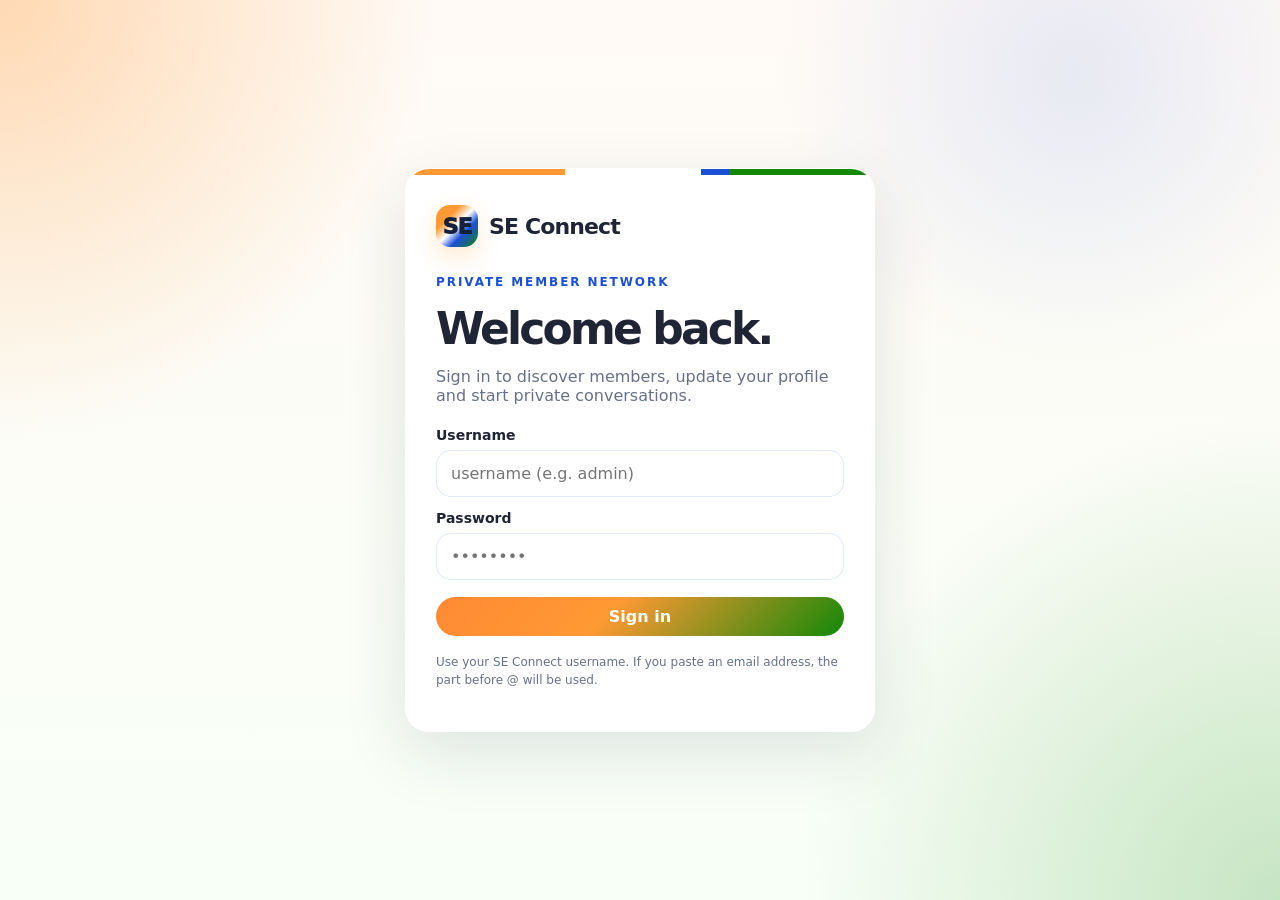
<file: index.html>
<!doctype html>
<html lang="en">
<head>
<meta charset="utf-8">
<meta name="viewport" content="width=device-width,initial-scale=1">
<meta name="color-scheme" content="light">
<title>SE Connect</title>
<style>
:root{
 --saffron:#ff8a34;--saffron2:#ff9933;--green:#138808;--blue:#1b4fd6;
 --ink:#202535;--muted:#677086;--line:rgba(31,45,85,.12);--danger:#b33f3b;
 --bg:#fff9f4;--card:rgba(255,255,255,.92);--shadow:0 22px 65px rgba(31,44,75,.12);
}
*{box-sizing:border-box}
html,body{margin:0;min-height:100%;font-family:Inter,ui-sans-serif,system-ui,-apple-system,BlinkMacSystemFont,"Segoe UI",Arial,sans-serif;color:var(--ink)}
body{
 background:
 radial-gradient(circle at 0 0,rgba(255,153,51,.34),transparent 28%),
 radial-gradient(circle at 100% 100%,rgba(19,136,8,.22),transparent 31%),
 radial-gradient(circle at 84% 8%,rgba(27,79,214,.10),transparent 22%),
 linear-gradient(180deg,#fffaf6,#f8fff7);
}
button,input,textarea,select{font:inherit}
button{cursor:pointer}
.hide{display:none!important}
.muted{color:var(--muted)}
.shell{max-width:1240px;margin:auto;padding:22px}
.card{background:var(--card);border:1px solid rgba(255,255,255,.8);border-radius:24px;box-shadow:var(--shadow);backdrop-filter:blur(16px)}
.brand{display:flex;align-items:center;gap:11px;font-weight:900;font-size:22px;letter-spacing:-.04em}
.logo{width:42px;height:42px;border-radius:14px;display:grid;place-items:center;font-weight:950;color:#15203c;background:linear-gradient(135deg,#ff9933 0 29%,#fff 49%,#1b4fd6 67%,#138808 100%);box-shadow:0 10px 24px rgba(255,153,51,.22)}
.flagline{height:6px;background:linear-gradient(90deg,#ff9933 0 34%,#fff 34% 63%,#1b4fd6 63% 69%,#138808 69% 100%)}
.btn{border:1px solid var(--line);background:#fff;color:var(--ink);padding:10px 15px;border-radius:999px;font-weight:800}
.btn:hover{transform:translateY(-1px)}
.btn.primary{background:linear-gradient(135deg,#ff8a34,#ff9933 42%,#138808);border:0;color:#fff}
.btn.danger{background:#fff1ef;color:#b33f3b;border-color:#efcfcc}
.btn.small{padding:7px 10px;font-size:12px}
.input,textarea,select{width:100%;padding:13px 14px;border:1px solid rgba(27,79,214,.13);background:#fff;border-radius:15px;color:var(--ink);outline:none}
.input:focus,textarea:focus,select:focus{border-color:rgba(27,79,214,.45);box-shadow:0 0 0 4px rgba(27,79,214,.07)}
label{display:block;font-weight:700;font-size:14px;margin-bottom:7px}
.login-wrap{min-height:100vh;display:grid;place-items:center;padding:24px}
.login-card{width:min(470px,100%);overflow:hidden}
.login-inner{padding:30px}
.eyebrow{font-size:12px;font-weight:900;text-transform:uppercase;letter-spacing:.16em;color:var(--blue)}
.login-card h1{font-size:44px;line-height:1;letter-spacing:-.065em;margin:18px 0 14px}
.error{margin-top:12px;color:var(--danger);font-weight:700;font-size:13px;line-height:1.4}
.ok{color:#0d7a43}
.topbar{display:flex;align-items:center;justify-content:space-between;gap:14px;margin-bottom:22px}
.nav{display:flex;gap:8px;flex-wrap:wrap}
.nav button{border:1px solid var(--line);background:rgba(255,255,255,.78);padding:9px 13px;border-radius:999px;font-weight:800;color:var(--ink)}
.nav button.active{background:linear-gradient(135deg,rgba(255,153,51,.16),#fff 47%,rgba(19,136,8,.12));border-color:rgba(27,79,214,.18)}
.hero{padding:34px 0 24px;display:grid;grid-template-columns:1.3fr .8fr;gap:22px;align-items:end}
.hero h1{font-size:clamp(42px,6vw,76px);line-height:.94;letter-spacing:-.065em;margin:7px 0}
.hero p{font-size:17px;line-height:1.55;color:var(--muted)}
.stats{display:grid;grid-template-columns:repeat(3,1fr);gap:10px}
.stat{padding:18px;background:rgba(255,255,255,.82);border:1px solid rgba(255,255,255,.8);border-radius:20px;box-shadow:0 12px 36px rgba(31,44,75,.08)}
.stat strong{font-size:27px;display:block}
.stat span{font-size:12px;color:var(--muted)}
.toolbar{display:flex;gap:10px;flex-wrap:wrap;margin:16px 0}
.toolbar .search{flex:1;min-width:240px}
.grid{display:grid;grid-template-columns:repeat(3,minmax(0,1fr));gap:15px}
.member{padding:19px;display:flex;flex-direction:column;min-height:330px;position:relative;overflow:hidden}
.member:before{content:"";position:absolute;left:0;right:0;top:0;height:5px;background:linear-gradient(90deg,#ff9933,#fff 46%,#1b4fd6 63%,#138808)}
.member-head{display:flex;align-items:center;gap:13px}
.avatar{width:58px;height:58px;flex:0 0 58px;border-radius:19px;display:grid;place-items:center;font-weight:950;color:var(--blue);background:linear-gradient(135deg,rgba(255,153,51,.22),#fff 50%,rgba(19,136,8,.18));border:1px solid var(--line);overflow:hidden}
.avatar img{width:100%;height:100%;object-fit:cover}
.member h3{font-size:18px;margin:0 0 3px}
.member .headline{margin:15px 0 12px;line-height:1.43}
.tags{display:flex;gap:6px;flex-wrap:wrap;margin-top:auto}
.tag{font-size:11px;padding:6px 8px;border-radius:999px;background:linear-gradient(135deg,rgba(255,153,51,.13),#fff 52%,rgba(19,136,8,.11));border:1px solid var(--line);font-weight:750}
.actions{display:flex;gap:7px;margin-top:15px}
.panel{padding:22px}
.profile-grid{display:grid;grid-template-columns:300px 1fr;gap:18px}
.profile-side h2{font-size:29px;letter-spacing:-.04em;margin:14px 0 4px}
.section{padding:18px 0;border-top:1px solid var(--line)}
.section:first-child{border-top:0}
.section h3{margin:0 0 10px}
.link{color:var(--blue);text-decoration:none;font-weight:750}
.form-grid{display:grid;grid-template-columns:1fr 1fr;gap:11px}
.form-grid .full{grid-column:1/-1}
.modal{position:fixed;inset:0;background:rgba(20,27,48,.42);display:none;place-items:center;padding:18px;z-index:50;backdrop-filter:blur(6px)}
.modal.open{display:grid}
.modal-card{width:min(720px,100%);max-height:90vh;overflow:auto;padding:24px}
.messages{display:grid;grid-template-columns:300px 1fr;min-height:650px}
.threads{border-right:1px solid var(--line);padding:12px}
.thread{padding:12px;border-radius:14px;margin-bottom:6px;cursor:pointer}
.thread:hover,.thread.active{background:rgba(255,255,255,.82)}
.chat{display:flex;flex-direction:column}
.chat-head{padding:16px;border-bottom:1px solid var(--line);font-weight:900}
.chat-body{padding:16px;display:flex;flex-direction:column;gap:9px;overflow:auto;max-height:500px;flex:1}
.bubble{max-width:75%;padding:10px 13px;border-radius:16px;background:#fff;border:1px solid var(--line);line-height:1.42}
.bubble.me{align-self:flex-end;background:linear-gradient(135deg,#ff9933,#138808);color:#fff;border:0}
.chat-compose{display:flex;gap:8px;padding:14px;border-top:1px solid var(--line)}
.chat-compose .input{flex:1}
.admin-stats{display:grid;grid-template-columns:repeat(4,1fr);gap:10px}
.table-wrap{overflow:auto}
table{width:100%;border-collapse:collapse}
th,td{text-align:left;padding:12px 9px;border-bottom:1px solid var(--line);font-size:13px;vertical-align:top}
.status{display:inline-block;padding:5px 8px;border-radius:999px;font-size:11px;font-weight:900}
.status.active{background:#e6f7ed;color:#167649}
.status.blocked{background:#fff0ee;color:#bd4b46}
.empty{padding:35px;text-align:center;color:var(--muted)}
.loading{position:fixed;inset:0;display:none;place-items:center;background:rgba(255,255,255,.76);z-index:80;backdrop-filter:blur(4px);font-weight:900}
.loading.show{display:grid}
.footer{padding:34px 0;color:var(--muted);font-size:12px}
@media(max-width:900px){.hero,.profile-grid,.messages{grid-template-columns:1fr}.grid{grid-template-columns:1fr 1fr}.admin-stats{grid-template-columns:1fr 1fr}.threads{border-right:0;border-bottom:1px solid var(--line)}}
@media(max-width:620px){.shell{padding:15px}.grid,.stats,.admin-stats,.form-grid{grid-template-columns:1fr}.login-inner{padding:24px}.login-card h1{font-size:39px}.topbar{align-items:flex-start;flex-direction:column}.bubble{max-width:88%}}
</style>
</head>
<body>
<div id="loading" class="loading">Working…</div>

<div id="loginView" class="login-wrap">
  <div class="card login-card">
    <div class="flagline"></div>
    <div class="login-inner">
      <div class="brand"><span class="logo">SE</span><span>SE Connect</span></div>
      <div class="eyebrow" style="margin-top:28px">Private member network</div>
      <h1>Welcome back.</h1>
      <p class="muted">Sign in to discover members, update your profile and start private conversations.</p>
      <form id="loginForm" style="margin-top:22px">
        <label>Username</label>
        <input id="loginUsername" class="input" placeholder="username (e.g. admin)" autocomplete="username" required>
        <div style="height:13px"></div>
        <label>Password</label>
        <input id="loginPassword" type="password" class="input" placeholder="••••••••" autocomplete="current-password" required>
        <div style="height:17px"></div>
        <button id="loginBtn" class="btn primary" style="width:100%">Sign in</button>
        <div id="loginError" class="error"></div>
      </form>
      <p class="muted" style="font-size:12px;line-height:1.45;margin-top:18px">Use your SE Connect username. If you paste an email address, the part before @ will be used.</p>
    </div>
  </div>
</div>

<div id="appView" class="hide">
  <div class="shell">
    <div class="topbar">
      <div class="brand"><span class="logo">SE</span><span>SE Connect</span></div>
      <div class="nav">
        <button data-view="members" class="active">Members</button>
        <button data-view="messages">Messages</button>
        <button data-view="profile">My profile</button>
        <button id="adminNav" data-view="admin" class="hide">Admin</button>
        <button id="logoutBtn">Sign out</button>
      </div>
    </div>

    <main id="membersView">
      <div class="hero">
        <div>
          <div class="eyebrow">Private people network</div>
          <h1>Find the right person faster.</h1>
          <p>Discover what members are building, what they can help with, and what they are looking for.</p>
        </div>
        <div id="memberStats" class="stats"></div>
      </div>
      <div class="toolbar">
        <input id="memberSearch" class="input search" placeholder="Search name, skills, company, help, interests…">
        <select id="skillFilter"><option value="">All topics</option></select>
      </div>
      <div id="memberGrid" class="grid"></div>
    </main>

    <main id="profileView" class="hide"></main>
    <main id="messagesView" class="hide"></main>
    <main id="adminView" class="hide"></main>

    <div class="footer">SE Connect · Private member community</div>
  </div>
</div>

<div id="modal" class="modal"><div id="modalCard" class="card modal-card"></div></div>

<script>
(function(){
'use strict';
const CFG={
  url:'https://jnomktahxycxtwnqmgdw.supabase.co',
  key:'sb_publishable_Qu12Nz1BaQPIQMN7BgsHkw_etYyTjCX',
  domain:'members.example.com'
};
const $=s=>document.querySelector(s);
const $$=s=>Array.from(document.querySelectorAll(s));
const esc=s=>String(s??'').replace(/[&<>"']/g,c=>({'&':'&amp;','<':'&lt;','>':'&gt;','"':'&quot;',"'":'&#39;'}[c]));
const initials=n=>String(n||'?').split(/\s+/).filter(Boolean).slice(0,2).map(x=>x[0]).join('').toUpperCase();
const slug=s=>String(s||'').normalize('NFKD').replace(/[\u0300-\u036f]/g,'').toLowerCase().replace(/[^a-z0-9._-]+/g,'.').replace(/^\.+|\.+$/g,'');
const showLoading=v=>$('#loading').classList.toggle('show',!!v);
const showError=(el,msg)=>{el.textContent=msg||''};
const state={session:null,user:null,profile:null,members:[],messages:[],selectedThread:null,view:'members'};

function storeSession(s){state.session=s; if(s)localStorage.setItem('se_session',JSON.stringify(s));else localStorage.removeItem('se_session')}
function getStoredSession(){try{return JSON.parse(localStorage.getItem('se_session')||'null')}catch{return null}}
function apiHeaders(auth=true,extra={}){const h={'apikey':CFG.key,...extra};if(auth&&state.session?.access_token)h.Authorization='Bearer '+state.session.access_token;return h}
async function parseResponse(r){const t=await r.text();let d=null;try{d=t?JSON.parse(t):null}catch{d=t}if(!r.ok){const m=(d&&typeof d==='object'&&(d.msg||d.message||d.error_description||d.error))||('Request failed ('+r.status+')');throw new Error(m)}return d}
async function authFetch(path,opts={}){return parseResponse(await fetch(CFG.url+'/auth/v1'+path,{...opts,headers:apiHeaders(false,{'Content-Type':'application/json',...(opts.headers||{})})}))}
async function restFetch(path,opts={}){return parseResponse(await fetch(CFG.url+'/rest/v1/'+path,{...opts,headers:apiHeaders(true,{'Content-Type':'application/json',...(opts.headers||{})})}))}
async function fnFetch(name,body){return parseResponse(await fetch(CFG.url+'/functions/v1/'+name,{method:'POST',headers:apiHeaders(true,{'Content-Type':'application/json'}),body:JSON.stringify(body)}))}
async function refreshSession(){
  if(!state.session?.refresh_token) return false;
  try{
    const d=await authFetch('/token?grant_type=refresh_token',{method:'POST',body:JSON.stringify({refresh_token:state.session.refresh_token})});
    storeSession(d); return true;
  }catch{storeSession(null);return false}
}
async function withAuth(fn){
  try{return await fn()}catch(e){
    if(/jwt|token|unauthor/i.test(e.message||'') && await refreshSession()) return await fn();
    throw e;
  }
}
async function login(username,password){
  const u=slug(String(username).includes('@')?String(username).split('@')[0]:username);
  if(!u)throw new Error('Enter your username.');
  const email=u+'@'+CFG.domain;
  const d=await authFetch('/token?grant_type=password',{method:'POST',body:JSON.stringify({email,password})});
  storeSession(d);
  return d;
}
async function loadMe(){
  const u=await withAuth(()=>authFetch('/user',{method:'GET',headers:{Authorization:'Bearer '+state.session.access_token}}));
  state.user=u;
  const rows=await withAuth(()=>restFetch('profiles?select=*&id=eq.'+encodeURIComponent(u.id)));
  if(!rows?.length)throw new Error('Profile record not found.');
  state.profile=rows[0];
  if(state.profile.status==='blocked'){storeSession(null);throw new Error('Your account is blocked. Contact an administrator.')}
}
async function loadMembers(){
  const rows=await withAuth(()=>restFetch('profiles?select=*&order=full_name.asc'));
  state.members=rows||[];
}
async function loadMessages(){
  const uid=state.user.id;
  const or=encodeURIComponent('(sender_id.eq.'+uid+',recipient_id.eq.'+uid+')');
  const rows=await withAuth(()=>restFetch('messages?select=*&or='+or+'&order=created_at.asc'));
  state.messages=rows||[];
}
async function bootstrap(){
  showLoading(true);
  try{
    await loadMe(); await loadMembers(); await loadMessages();
    $('#loginView').classList.add('hide'); $('#appView').classList.remove('hide');
    $('#adminNav').classList.toggle('hide',state.profile.role!=='admin');
    renderMembers(); renderProfile(); renderMessages();
    if(state.profile.role==='admin') await renderAdmin();
    switchView(state.profile.role==='admin'?'admin':'members');
  }finally{showLoading(false)}
}
function switchView(v){
  state.view=v;
  ['members','profile','messages','admin'].forEach(x=>$('#'+x+'View').classList.toggle('hide',x!==v));
  $$('[data-view]').forEach(b=>b.classList.toggle('active',b.dataset.view===v));
  if(v==='messages')renderMessages();
  if(v==='profile')renderProfile();
  if(v==='admin'&&state.profile.role==='admin')renderAdmin();
}
function visibleMembers(){
  const q=$('#memberSearch')?.value.trim().toLowerCase()||'';
  const skill=$('#skillFilter')?.value||'';
  return state.members.filter(m=>m.status==='active').filter(m=>{
    const hay=[m.full_name,m.username,m.headline,m.company,m.location,m.bio,m.building,m.can_help,m.looking_for,...(m.skills||[])].join(' ').toLowerCase();
    return (!q||hay.includes(q))&&(!skill||(m.skills||[]).includes(skill));
  });
}
function renderMembers(){
  const active=state.members.filter(x=>x.status==='active');
  const skills=[...new Set(active.flatMap(x=>x.skills||[]))].filter(Boolean).sort();
  const complete=active.filter(x=>x.bio&&x.can_help&&x.looking_for).length;
  $('#memberStats').innerHTML=`<div class="stat"><strong>${active.length}</strong><span>Active members</span></div><div class="stat"><strong>${skills.length}</strong><span>Topics / skills</span></div><div class="stat"><strong>${complete}</strong><span>Rich profiles</span></div>`;
  const sf=$('#skillFilter'); const prev=sf.value;
  sf.innerHTML='<option value="">All topics</option>'+skills.map(s=>`<option ${s===prev?'selected':''}>${esc(s)}</option>`).join('');
  const items=visibleMembers();
  $('#memberGrid').innerHTML=items.length?items.map(m=>`<article class="card member">
    <div class="member-head"><div class="avatar">${m.avatar_url?`<img src="${esc(m.avatar_url)}" alt="">`:esc(initials(m.full_name))}</div><div><h3>${esc(m.full_name)}</h3><div class="muted" style="font-size:12px">@${esc(m.username)}</div></div></div>
    <div class="headline">${esc(m.headline||m.company||'Member of SE Connect')}</div>
    <div class="muted" style="font-size:12px;margin-bottom:12px">${esc(m.company||'')}${m.company&&m.location?' · ':''}${esc(m.location||'')}</div>
    <div class="tags">${(m.skills||[]).slice(0,6).map(s=>`<span class="tag">${esc(s)}</span>`).join('')}</div>
    <div class="actions"><button class="btn small" onclick="SE.openMember('${m.id}')">View profile</button>${m.id!==state.user.id?`<button class="btn small primary" onclick="SE.messageMember('${m.id}')">Message</button>`:''}</div>
  </article>`).join(''):`<div class="card empty" style="grid-column:1/-1">No matching members.</div>`;
}
function profileHtml(m,own=false){
 return `<div class="profile-grid">
  <aside class="card panel profile-side">
   <div class="avatar" style="width:78px;height:78px;font-size:24px">${m.avatar_url?`<img src="${esc(m.avatar_url)}" alt="">`:esc(initials(m.full_name))}</div>
   <h2>${esc(m.full_name)}</h2><div class="muted">@${esc(m.username)}</div>
   <p>${esc(m.headline||'')}</p>
   <div class="muted">${esc(m.company||'')}</div><div class="muted">${esc(m.location||'')}</div>
   <div class="tags" style="margin-top:17px">${(m.skills||[]).map(s=>`<span class="tag">${esc(s)}</span>`).join('')}</div>
   <div class="actions">${own?`<button class="btn primary" onclick="SE.editProfile()">Edit profile</button>`:`<button class="btn primary" onclick="SE.messageMember('${m.id}')">Message</button>`}</div>
  </aside>
  <section class="card panel">
   <div class="section"><h3>Who I am</h3><div class="muted" style="line-height:1.6">${esc(m.bio||'Not added yet.')}</div></div>
   <div class="section"><h3>What I’m building / obsessed with</h3><div class="muted" style="line-height:1.6">${esc(m.building||'Not added yet.')}</div></div>
   <div class="section"><h3>I can help with</h3><div class="muted" style="line-height:1.6">${esc(m.can_help||'Not added yet.')}</div></div>
   <div class="section"><h3>I’m looking for</h3><div class="muted" style="line-height:1.6">${esc(m.looking_for||'Not added yet.')}</div></div>
   <div class="section"><h3>Links</h3>
    ${m.linkedin_url?`<div><a class="link" target="_blank" rel="noopener" href="${esc(m.linkedin_url)}">LinkedIn</a></div>`:''}
    ${m.website_url?`<div><a class="link" target="_blank" rel="noopener" href="${esc(m.website_url)}">Website</a></div>`:''}
    ${!m.linkedin_url&&!m.website_url?'<div class="muted">No links added.</div>':''}
   </div>
   ${own?`<div class="section"><h3>Account security</h3><button class="btn" onclick="SE.changePassword()">Change password</button></div>`:''}
  </section>
 </div>`;
}
function renderProfile(){if(state.profile)$('#profileView').innerHTML=profileHtml(state.profile,true)}
function openMember(id){const m=state.members.find(x=>x.id===id);if(!m)return;openModal(`<div style="display:flex;justify-content:space-between;gap:10px;align-items:start"><div class="eyebrow">Member profile</div><button class="btn small" onclick="SE.closeModal()">Close</button></div><div style="height:12px"></div>${profileHtml(m,m.id===state.user.id)}`)}
function openModal(content){$('#modalCard').innerHTML=content;$('#modal').classList.add('open')}
function closeModal(){$('#modal').classList.remove('open');$('#modalCard').innerHTML=''}
function editProfile(){
 const p=state.profile;
 openModal(`<h2 style="margin-top:0">Edit profile</h2><form id="editProfileForm" class="form-grid">
 <div><label>Headline</label><input class="input" name="headline" value="${esc(p.headline||'')}"></div>
 <div><label>Company / team</label><input class="input" name="company" value="${esc(p.company||'')}"></div>
 <div><label>Location</label><input class="input" name="location" value="${esc(p.location||'')}"></div>
 <div><label>Skills (comma separated)</label><input class="input" name="skills" value="${esc((p.skills||[]).join(', '))}"></div>
 <div class="full"><label>Who I am</label><textarea name="bio" rows="4">${esc(p.bio||'')}</textarea></div>
 <div class="full"><label>What I’m building / obsessed with</label><textarea name="building" rows="4">${esc(p.building||'')}</textarea></div>
 <div class="full"><label>I can help with</label><textarea name="can_help" rows="3">${esc(p.can_help||'')}</textarea></div>
 <div class="full"><label>I’m looking for</label><textarea name="looking_for" rows="3">${esc(p.looking_for||'')}</textarea></div>
 <div><label>LinkedIn URL</label><input class="input" name="linkedin_url" value="${esc(p.linkedin_url||'')}"></div>
 <div><label>Website URL</label><input class="input" name="website_url" value="${esc(p.website_url||'')}"></div>
 <div class="full" style="display:flex;gap:8px;justify-content:flex-end"><button type="button" class="btn" onclick="SE.closeModal()">Cancel</button><button class="btn primary">Save</button></div>
 <div id="editErr" class="error full"></div></form>`);
 $('#editProfileForm').onsubmit=async e=>{e.preventDefault();showLoading(true);try{
  const f=new FormData(e.currentTarget);const body={headline:f.get('headline'),company:f.get('company'),location:f.get('location'),bio:f.get('bio'),building:f.get('building'),can_help:f.get('can_help'),looking_for:f.get('looking_for'),linkedin_url:f.get('linkedin_url'),website_url:f.get('website_url'),skills:String(f.get('skills')||'').split(',').map(x=>x.trim()).filter(Boolean),updated_at:new Date().toISOString()};
  const rows=await withAuth(()=>restFetch('profiles?id=eq.'+state.user.id,{method:'PATCH',headers:{Prefer:'return=representation'},body:JSON.stringify(body)}));
  state.profile=rows[0]; await loadMembers(); renderProfile();renderMembers();closeModal();
 }catch(err){showError($('#editErr'),err.message)}finally{showLoading(false)}};
}
function changePassword(){
 openModal(`<h2 style="margin-top:0">Change password</h2><form id="passForm"><label>New password</label><input id="newPass" type="password" class="input" minlength="12" required><div style="height:12px"></div><label>Confirm password</label><input id="newPass2" type="password" class="input" minlength="12" required><div style="height:16px"></div><button class="btn primary">Update password</button><div id="passErr" class="error"></div></form>`);
 $('#passForm').onsubmit=async e=>{e.preventDefault();const a=$('#newPass').value,b=$('#newPass2').value;if(a!==b)return showError($('#passErr'),'Passwords do not match.');showLoading(true);try{await withAuth(()=>authFetch('/user',{method:'PUT',headers:{Authorization:'Bearer '+state.session.access_token},body:JSON.stringify({password:a})}));closeModal();alert('Password updated.')}catch(err){showError($('#passErr'),err.message)}finally{showLoading(false)}};
}
function partnerId(m){return m.sender_id===state.user.id?m.recipient_id:m.sender_id}
function renderMessages(){
 const map=new Map(); state.messages.forEach(m=>{const id=partnerId(m);if(!map.has(id)||new Date(m.created_at)>new Date(map.get(id).created_at))map.set(id,m)});
 const partners=[...map.keys()].map(id=>state.members.find(x=>x.id===id)).filter(Boolean);
 if(!state.selectedThread&&partners[0])state.selectedThread=partners[0].id;
 $('#messagesView').innerHTML=`<div class="card messages">
  <div class="threads"><div style="padding:8px 8px 12px;font-weight:900">Conversations</div>${partners.length?partners.map(p=>`<div class="thread ${p.id===state.selectedThread?'active':''}" onclick="SE.selectThread('${p.id}')"><b>${esc(p.full_name)}</b><div class="muted" style="font-size:11px">@${esc(p.username)}</div></div>`).join(''):'<div class="muted" style="padding:8px">No messages yet. Start from a member profile.</div>'}</div>
  <div class="chat">${chatHtml()}</div></div>`;
}
function chatHtml(){
 if(!state.selectedThread)return `<div class="empty">Choose a conversation.</div>`;
 const p=state.members.find(x=>x.id===state.selectedThread);if(!p)return `<div class="empty">Member not found.</div>`;
 const msgs=state.messages.filter(m=>partnerId(m)===p.id);
 return `<div class="chat-head">${esc(p.full_name)}</div><div class="chat-body" id="chatBody">${msgs.length?msgs.map(m=>`<div class="bubble ${m.sender_id===state.user.id?'me':''}">${esc(m.body)}<div style="font-size:9px;opacity:.65;margin-top:4px">${new Date(m.created_at).toLocaleString()}</div></div>`).join(''):'<div class="muted">Start the conversation.</div>'}</div><form id="chatForm" class="chat-compose"><input id="chatInput" class="input" maxlength="5000" placeholder="Write a message…" required><button class="btn primary">Send</button></form>`;
}
function bindChatForm(){
 const f=$('#chatForm');if(!f)return;
 f.onsubmit=async e=>{e.preventDefault();const body=$('#chatInput').value.trim();if(!body)return;showLoading(true);try{
   await withAuth(()=>restFetch('messages',{method:'POST',headers:{Prefer:'return=minimal'},body:JSON.stringify({sender_id:state.user.id,recipient_id:state.selectedThread,body})}));
   await loadMessages();renderMessages();setTimeout(()=>{const b=$('#chatBody');if(b)b.scrollTop=b.scrollHeight},0);
 }catch(err){alert(err.message)}finally{showLoading(false)}};
}
function selectThread(id){state.selectedThread=id;renderMessages();bindChatForm()}
function messageMember(id){state.selectedThread=id;closeModal();switchView('messages');renderMessages();bindChatForm()}
async function renderAdmin(){
 if(state.profile.role!=='admin')return;
 const summary=await withAuth(()=>fnFetch('admin-user',{action:'report_summary'})).catch(()=>({total:state.members.length,active:state.members.filter(x=>x.status==='active').length,blocked:state.members.filter(x=>x.status==='blocked').length,messages_7d:'—'}));
 $('#adminView').innerHTML=`<div class="hero" style="padding-top:18px"><div><div class="eyebrow">Administrator console</div><h1 style="font-size:54px">Community control.</h1><p>Manage access, reset passwords, add members and export reports.</p></div></div>
 <div class="admin-stats">${[['Total',summary.total],['Active',summary.active],['Blocked',summary.blocked],['Messages · 7d',summary.messages_7d]].map(x=>`<div class="stat"><strong>${x[1]??0}</strong><span>${x[0]}</span></div>`).join('')}</div>
 <div class="toolbar"><input id="adminSearch" class="input search" placeholder="Search members…" oninput="SE.filterAdmin()"><button class="btn primary" onclick="SE.addMember()">Add member</button><button class="btn" onclick="SE.exportCsv()">Export CSV</button></div>
 <div class="card panel table-wrap"><table><thead><tr><th>Member</th><th>Role</th><th>Status</th><th>Profile</th><th>Actions</th></tr></thead><tbody id="adminBody">${adminRows(state.members)}</tbody></table></div>`;
}
function completeness(m){const a=['headline','bio','can_help','looking_for'].filter(k=>m[k]).length;return Math.round(a/4*100)+'%'}
function adminRows(rows){return rows.map(m=>`<tr data-hay="${esc([m.full_name,m.username,m.company,m.headline].join(' ').toLowerCase())}"><td><b>${esc(m.full_name)}</b><div class="muted">@${esc(m.username)}</div></td><td>${esc(m.role)}</td><td><span class="status ${m.status}">${esc(m.status)}</span></td><td>${completeness(m)}</td><td>${m.id===state.user.id?'<span class="muted">Current admin</span>':`<button class="btn small" onclick="SE.toggleBlock('${m.id}','${m.status}')">${m.status==='blocked'?'Unblock':'Block'}</button> <button class="btn small" onclick="SE.resetPassword('${m.id}','${esc(m.username)}')">Reset password</button>`}</td></tr>`).join('')}
function filterAdmin(){const q=$('#adminSearch').value.trim().toLowerCase();$$('#adminBody tr').forEach(tr=>tr.style.display=!q||tr.dataset.hay.includes(q)?'':'none')}
async function toggleBlock(id,status){if(!confirm((status==='blocked'?'Unblock':'Block')+' this member?'))return;showLoading(true);try{await withAuth(()=>fnFetch('admin-user',{action:status==='blocked'?'unblock_user':'block_user',user_id:id}));await loadMembers();renderMembers();await renderAdmin()}catch(e){alert(e.message)}finally{showLoading(false)}}
async function resetPassword(id,username){if(!confirm('Reset password for '+username+'?'))return;showLoading(true);try{const d=await withAuth(()=>fnFetch('admin-user',{action:'reset_password',user_id:id}));openModal(`<h2>Temporary password</h2><p>Username: <b>${esc(username)}</b></p><div class="input" style="font-family:monospace">${esc(d.temporary_password)}</div><p class="muted">Copy this securely and ask the member to change it after login.</p><button class="btn" onclick="SE.closeModal()">Close</button>`)}catch(e){alert(e.message)}finally{showLoading(false)}}
function addMember(){
 openModal(`<h2 style="margin-top:0">Add member</h2><form id="addForm" class="form-grid"><div><label>Full name</label><input class="input" name="full_name" required></div><div><label>Username</label><input class="input" name="username" required></div><div><label>Headline</label><input class="input" name="headline"></div><div><label>Company</label><input class="input" name="company"></div><div class="full"><label>Temporary password (optional)</label><input class="input" name="password" minlength="12"></div><div class="full" style="display:flex;gap:8px;justify-content:flex-end"><button type="button" class="btn" onclick="SE.closeModal()">Cancel</button><button class="btn primary">Create member</button></div><div id="addErr" class="error full"></div></form>`);
 $('#addForm').onsubmit=async e=>{e.preventDefault();showLoading(true);try{const f=new FormData(e.currentTarget);const username=slug(f.get('username'));const d=await withAuth(()=>fnFetch('admin-user',{action:'provision_user',username,full_name:f.get('full_name'),password:f.get('password'),domain:CFG.domain,profile:{headline:f.get('headline'),company:f.get('company')}}));await loadMembers();renderMembers();await renderAdmin();openModal(`<h2>Member created</h2><p>Username: <b>${esc(d.username)}</b></p><div class="input" style="font-family:monospace">${esc(d.temporary_password)}</div><p class="muted">Share these credentials privately.</p><button class="btn" onclick="SE.closeModal()">Close</button>`)}catch(err){showError($('#addErr'),err.message)}finally{showLoading(false)}};
}
function exportCsv(){
 const cols=['username','full_name','role','status','headline','company','location','skills','can_help','looking_for'];
 const q=v=>'"'+String(v??'').replace(/"/g,'""')+'"';
 const csv=[cols.join(','),...state.members.map(m=>cols.map(c=>q(c==='skills'?(m.skills||[]).join('; '):m[c])).join(','))].join('\n');
 const a=document.createElement('a');a.href=URL.createObjectURL(new Blob([csv],{type:'text/csv'}));a.download='SE_Connect_member_report.csv';a.click();setTimeout(()=>URL.revokeObjectURL(a.href),1000);
}
function logout(){storeSession(null);location.reload()}

$('#loginForm').addEventListener('submit',async e=>{
 e.preventDefault();showError($('#loginError'),'');$('#loginBtn').disabled=true;$('#loginBtn').textContent='Signing in…';
 try{await login($('#loginUsername').value.trim(),$('#loginPassword').value);await bootstrap()}
 catch(err){showError($('#loginError'),err.message||'Login failed')}
 finally{$('#loginBtn').disabled=false;$('#loginBtn').textContent='Sign in'}
});
$('#logoutBtn').onclick=logout;
$$('[data-view]').forEach(b=>b.onclick=()=>switchView(b.dataset.view));
$('#memberSearch').oninput=renderMembers;
$('#skillFilter').onchange=renderMembers;
$('#modal').onclick=e=>{if(e.target===$('#modal'))closeModal()};

window.SE={openMember,messageMember,closeModal,editProfile,changePassword,selectThread,toggleBlock,resetPassword,filterAdmin,addMember,exportCsv};

(async()=>{
 const s=getStoredSession(); if(!s)return;
 state.session=s;
 try{await bootstrap()}catch(e){storeSession(null);showError($('#loginError'),'Your previous session expired. Please sign in again.')}
})();
})();
</script>
</body>
</html>
</file>
